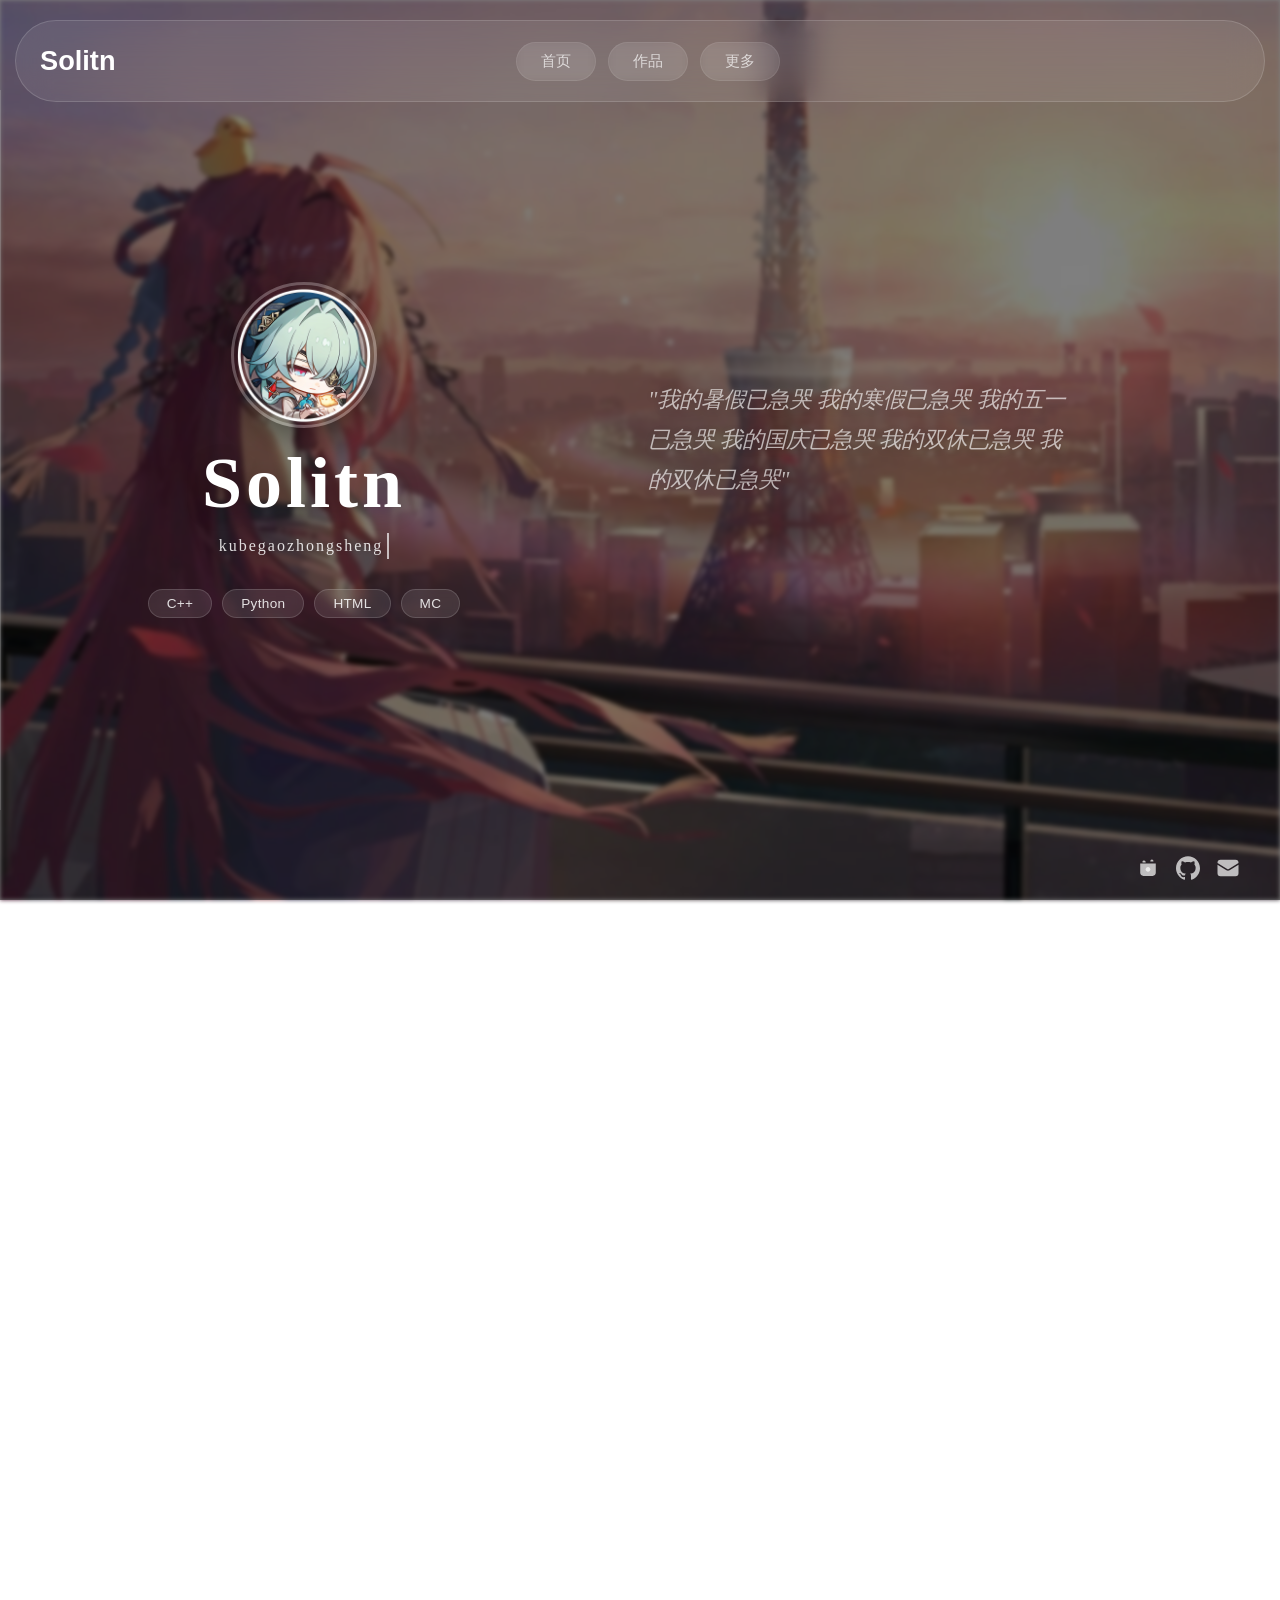
<file: index.html>
<!DOCTYPE html>
<html lang="en">
<head>
    <meta charset="UTF-8">
    <meta name="viewport" content="width=device-width, initial-scale=1.0">
    <title>My Web Page</title>
    <script src="static/js/main.js" defer></script> <!-- Link to external JS file -->
    <script src="static/js/page2.js" defer></script> <!-- Link to external JS file -->
    <script src="static/js/page3.js" defer></script> <!-- Link to external JS file -->
    <link rel="stylesheet" href="static/styles/style.css"> <!-- Link to external CSS file -->
    <link rel="stylesheet" href="static/styles/style2.css"> <!-- Link to external CSS file -->
    <link rel="stylesheet" href="static/styles/style3.css">
</head>
<body>
    <div id="bg">
        <div id="bg_image"></div>
        <div id="bg_overlay"></div>
    </div>
    <div id="header">
        <div id="header_name">Solitn</div>
        <nav id="navBar">
            <button class="nav-btn" onclick="showPage('page1')">首页</button>
            <button class="nav-btn" onclick="showPage('page2')">作品</button>
            <button class="nav-btn" onclick="showPage('page3')">更多</button>
        </nav>
        <div class="header-spacer"></div> 
    </div>
    <div id="content">
        <div id="page1" class="page">
            <div id="page1_container">
                <!-- 左栏 -->
                <div id="page1_left">
                    <img id="page1_avatar" src="static/media/avatar/avatar.webp" alt="头像">
                    <h2 id="page1_big_name">Solitn</h2>
                    <p id="page1_bio"></p>
                    <div id="page1_skills">
                        <span class="skill-tag">C++</span>
                        <span class="skill-tag">Python</span>
                        <span class="skill-tag">HTML</span>
                        <span class="skill-tag">MC</span>
                    </div>
                </div>
                <!-- 右栏 -->
                <div id="page1_right">
                    <p id="page1_quote">"我的暑假已急哭 我的寒假已急哭 我的五一已急哭 我的国庆已急哭 我的双休已急哭 我的双休已急哭"</p>
                </div>
                    <div id="page1_social">
                        <a href="https://space.bilibili.com/3632299019077665" target="_blank" rel="noopener noreferrer" class="social-link" aria-label="B站">
                            <svg class="social-icon" viewBox="0 0 24 24" width="24" height="24" fill="currentColor">
                                <path d="M6.549 5.013A1.557 1.557 0 0 1 8.106 4.52a1.557 1.557 0 0 1 1.557 1.557v.493h-3.114v-.493zm7.788 0a1.557 1.557 0 0 1 1.557-1.557 1.557 1.557 0 0 1 1.557 1.557v.493h-3.114v-.493zM4.22 7.528h15.56v9.334c0 1.72-1.394 3.114-3.114 3.114H7.334c-1.72 0-3.114-1.394-3.114-3.114V7.528z"/>
                                <path d="M12 11.015c-1.287 0-2.332 1.045-2.332 2.332 0 1.287 1.045 2.332 2.332 2.332s2.332-1.045 2.332-2.332c0-1.287-1.045-2.332-2.332-2.332z"/>
                            </svg>
                        </a>
                        <a href="https://github.com/Solitn" target="_blank" rel="noopener noreferrer" class="social-link" aria-label="GitHub">
                            <svg class="social-icon" viewBox="0 0 24 24" width="24" height="24" fill="currentColor">
                                <path d="M12 .297c-6.63 0-12 5.373-12 12 0 5.303 3.438 9.8 8.205 11.385.6.113.82-.258.82-.577 0-.285-.01-1.04-.015-2.04-3.338.724-4.042-1.61-4.042-1.61C4.422 18.07 3.633 17.7 3.633 17.7c-1.087-.744.084-.729.084-.729 1.205.084 1.838 1.236 1.838 1.236 1.07 1.835 2.809 1.305 3.495.998.108-.776.417-1.305.76-1.605-2.665-.3-5.466-1.332-5.466-5.93 0-1.31.468-2.38 1.235-3.22-.123-.3-.535-1.52.117-3.16 0 0 1.008-.322 3.3 1.23.96-.267 1.98-.399 3-.399s2.04.132 3 .399c2.292-1.552 3.3-1.23 3.3-1.23.653 1.64.24 2.86.118 3.16.768.84 1.233 1.91 1.233 3.22 0 4.61-2.804 5.62-5.476 5.92.43.37.824 1.102.824 2.22 0 1.602-.015 2.894-.015 3.287 0 .322.216.694.825.57C20.565 22.092 24 17.592 24 12.297c0-6.627-5.373-12-12-12"/>
                            </svg>
                        </a>
                        <a href="https://mail.163.com/?to=solitn@163.com" target="_blank" rel="noopener noreferrer" class="social-link" aria-label="邮箱">
                            <svg class="social-icon" viewBox="0 0 24 24" width="24" height="24" fill="currentColor">
                                <path d="M1.5 8.67v8.58a3 3 0 0 0 3 3h15a3 3 0 0 0 3-3V8.67l-8.928 5.493a3 3 0 0 1-3.144 0L1.5 8.67z"/>
                                <path d="M22.5 6.908V6.75a3 3 0 0 0-3-3h-15a3 3 0 0 0-3 3v.158l9.714 5.978a1.5 1.5 0 0 0 1.572 0L22.5 6.908z"/>
                            </svg>
                        </a>
                    </div>
            </div>
        </div>
    <div id="page2" class="page">
        <div id="page2_container">
            <div id="page2-works-wrapper">
                <div id="page2-works-scroll">
                    <div id="page2-works"></div>
                </div>
            </div>
        </div>
    </div>
        <div id="page3" class="page">
            <div id="page3_container">
                <div id="countdown-widget">
                    <h2>  距2028河南高考结束  </h2>
                    <div id="countdown-display">
                        <div class="countdown-item">
                            <span id="days">00</span>
                            <label>天</label>
                        </div>
                        <div class="countdown-item">
                            <span id="hours">00</span>
                            <label>时</label>
                        </div>
                        <div class="countdown-item">
                            <span id="minutes">00</span>
                            <label>分</label>
                        </div>
                        <div class="countdown-item">
                            <span id="seconds">00</span>
                            <label>秒</label>
                        </div>
                    </div>
                    <p class="countdown-note">目标：2028.6.9 18:15</p>
                </div>
                <div id="timeline-row">
                    <div id="timeline-module">
                        <h2>我的历程</h2>
                        <div id="timeline-container"></div>
                    </div>
                    <div id="timeline-right">
                        
                    </div>
                </div>
            </div>
        </div>
    </div>
</body>
</html>
</file>
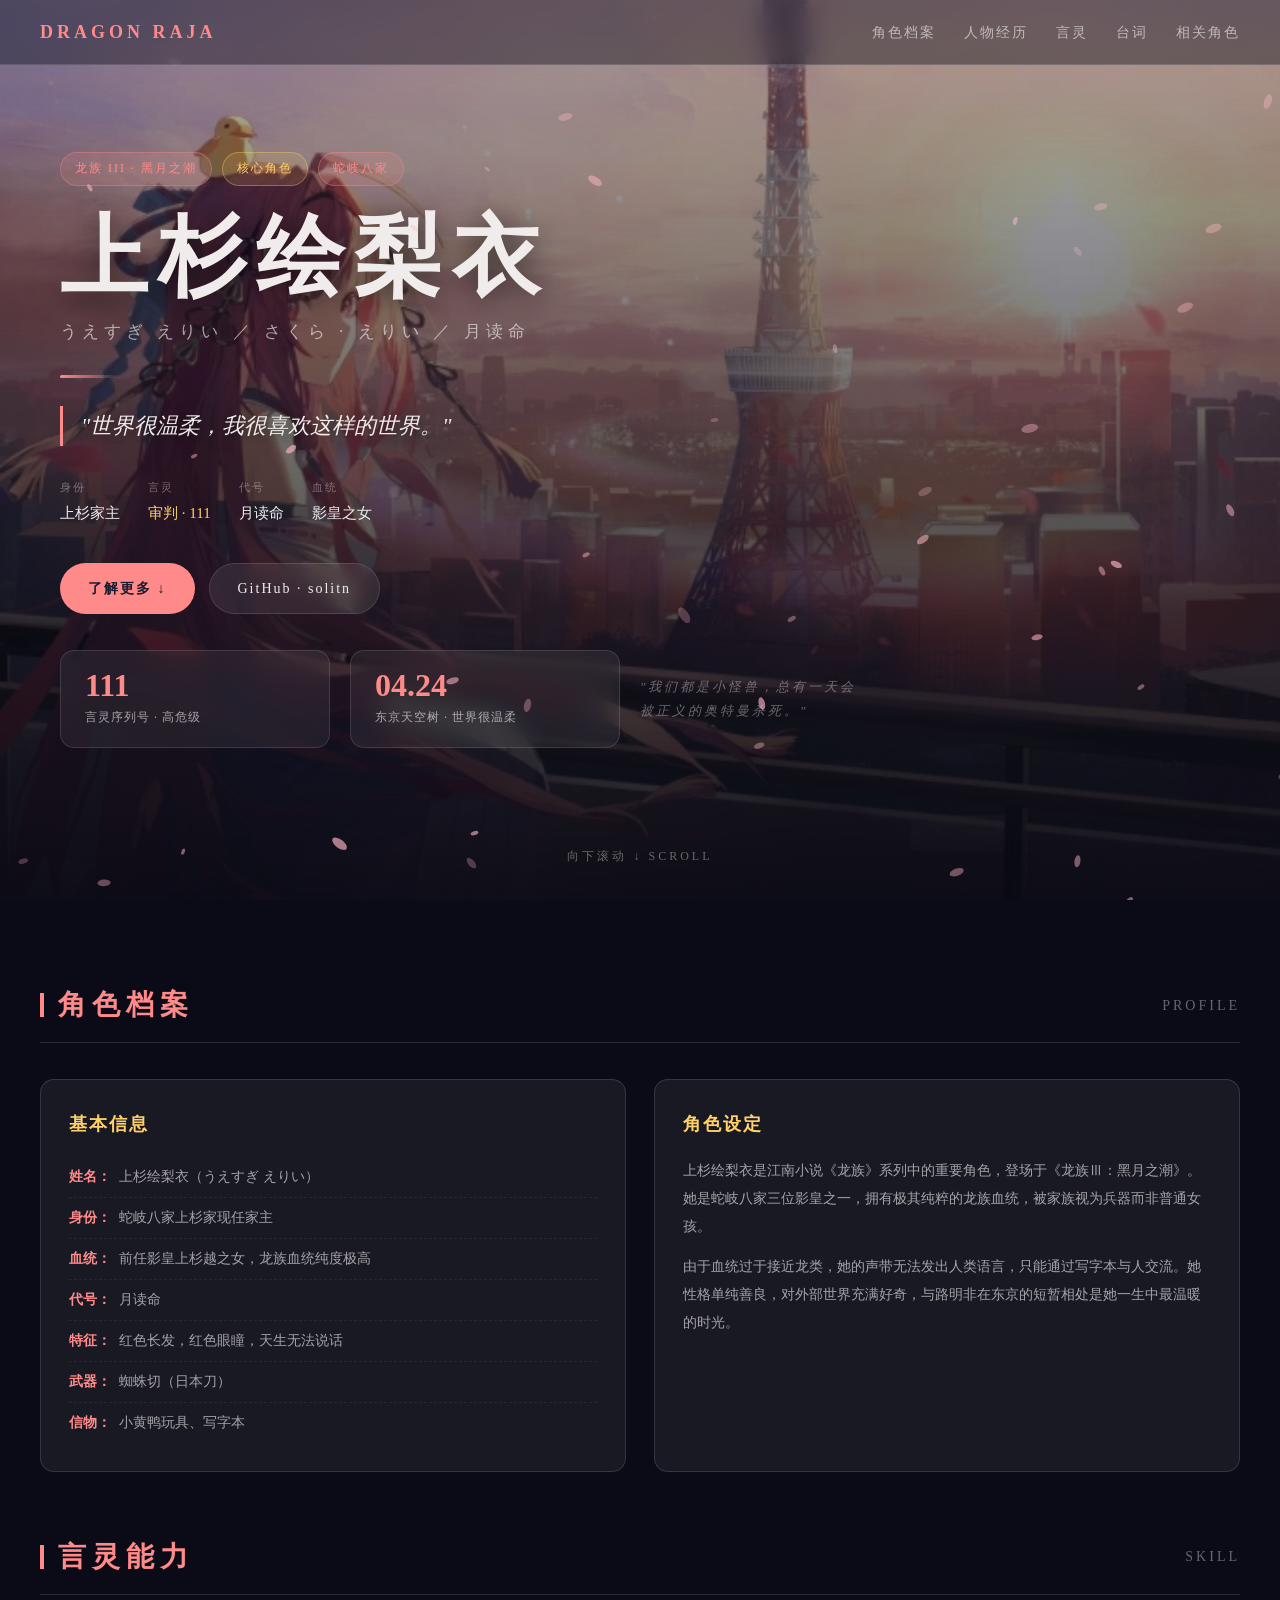
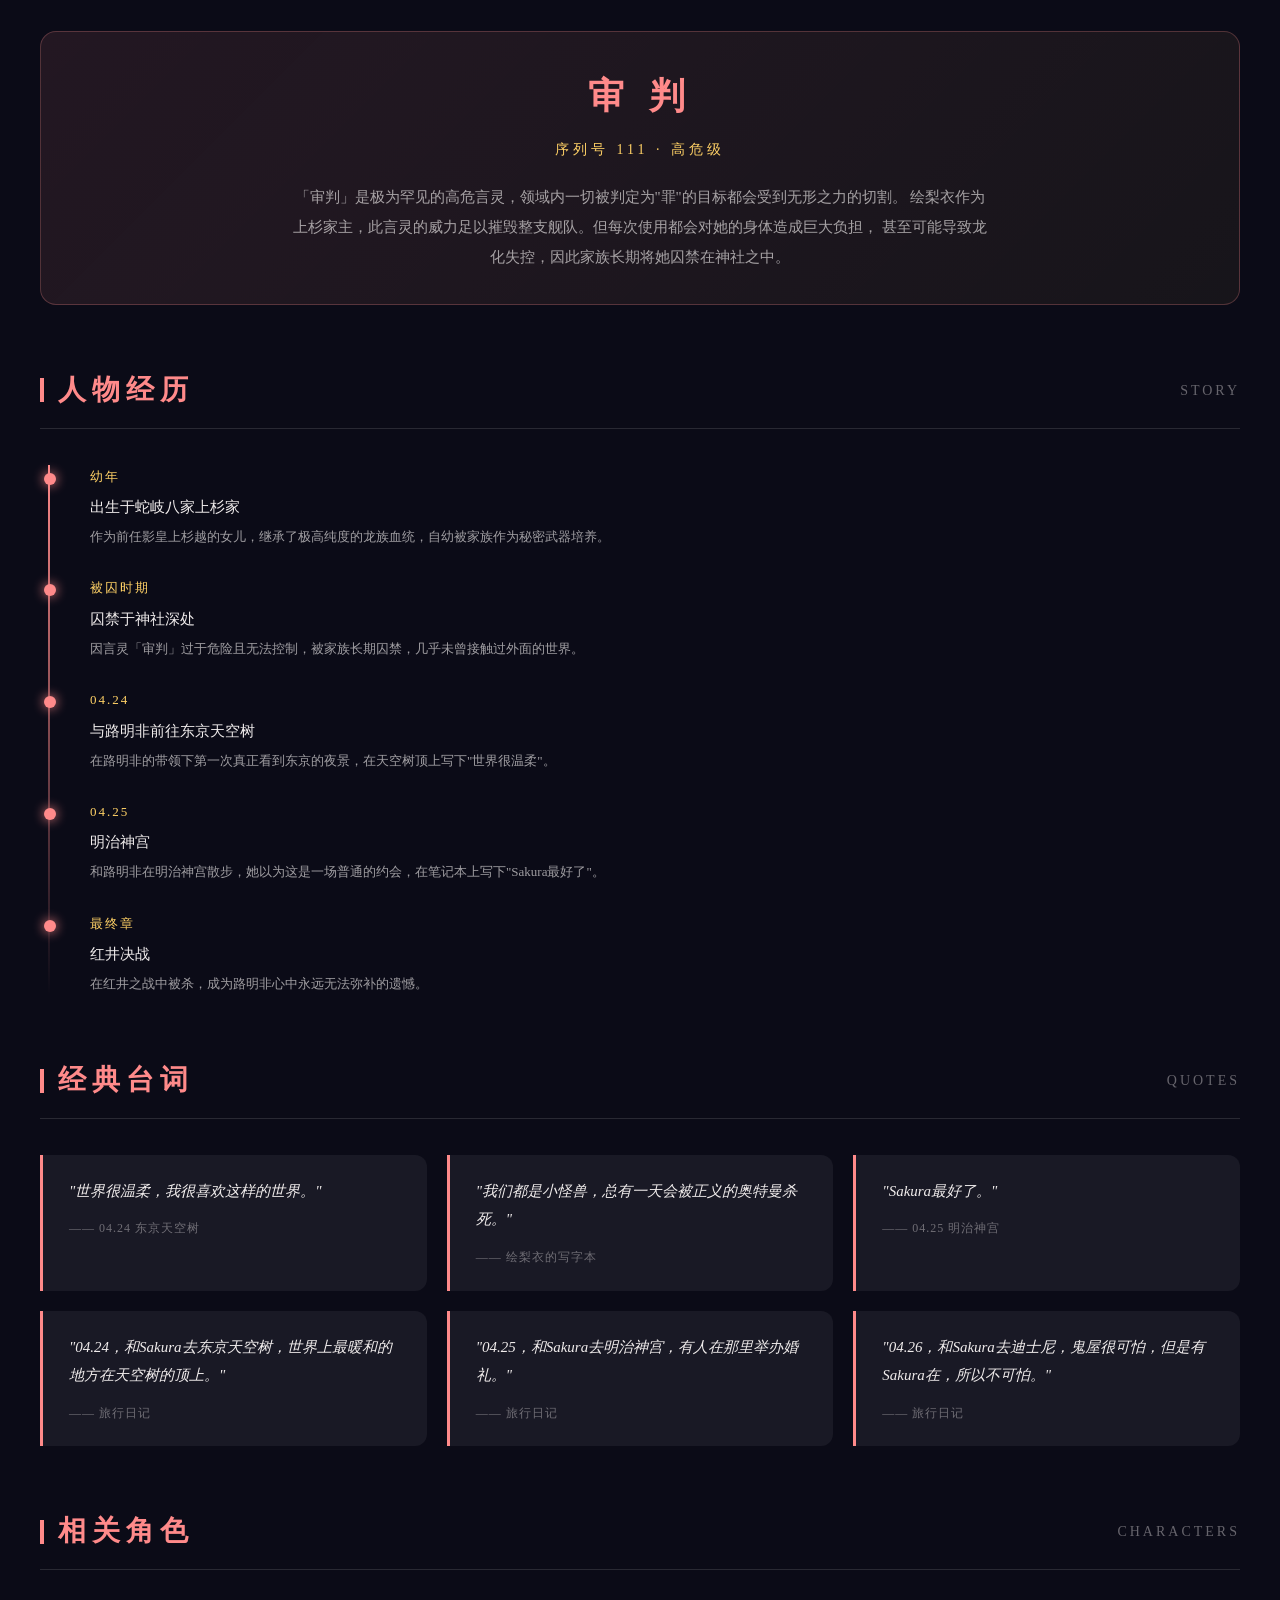
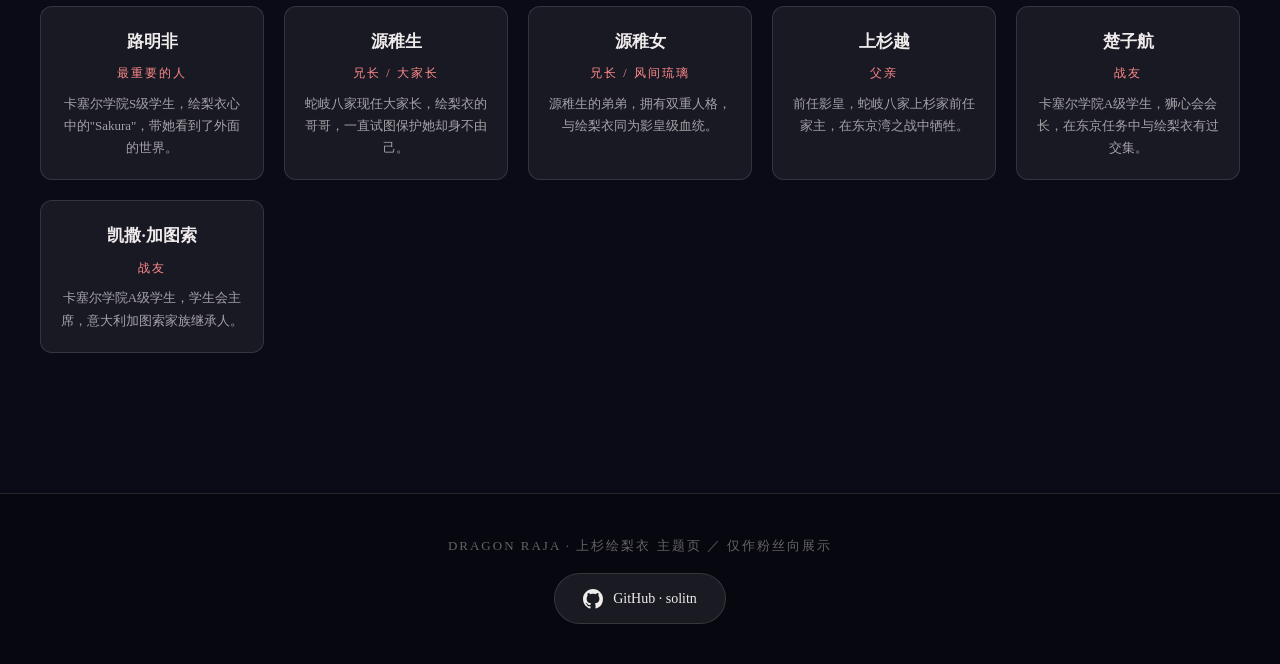
<file: erii/index.html>
<!DOCTYPE html>
<html lang="zh-CN">
<head>
    <meta charset="UTF-8">
    <meta name="viewport" content="width=device-width, initial-scale=1.0">
    <title>龙族 · 上杉绘梨衣</title>
    <style>
        /* ===== 全局重置与变量 ===== */
        :root {
            --primary: #ff8a8a;
            --accent: #ffd166;
            --bg-dark: rgba(12, 12, 24, 0.92);
            --bg-card: rgba(255, 255, 255, 0.06);
            --border: rgba(255, 255, 255, 0.12);
            --text: #f0ecec;
            --text-dim: rgba(240, 236, 236, 0.65);
            --text-faint: rgba(240, 236, 236, 0.4);
        }

        * { margin: 0; padding: 0; box-sizing: border-box; }

        html { scroll-behavior: smooth; }

        body {
            font-family: "Noto Serif SC", "Songti SC", "STSong", serif;
            color: var(--text);
            background: #0a0a14;
            line-height: 1.8;
        }

        /* ===== 固定壁纸背景层 ===== */
        .bg-fixed {
            position: fixed;
            inset: 0;
            background-image: url('bg.jpg');
            background-size: cover;
            background-position: center top;
            background-repeat: no-repeat;
            z-index: -2;
        }
        .bg-mask {
            position: fixed;
            inset: 0;
            background: linear-gradient(
                to bottom,
                rgba(10, 10, 20, 0.3) 0%,
                rgba(10, 10, 20, 0.6) 50%,
                rgba(10, 10, 20, 0.95) 100%
            );
            z-index: -1;
        }

        /* ===== 顶部导航 ===== */
        nav {
            position: fixed;
            top: 0; left: 0; right: 0;
            z-index: 100;
            display: flex;
            justify-content: space-between;
            align-items: center;
            padding: 16px 40px;
            background: rgba(10, 10, 20, 0.4);
            backdrop-filter: blur(12px);
            -webkit-backdrop-filter: blur(12px);
            border-bottom: 1px solid var(--border);
        }
        nav .logo {
            font-size: 18px;
            font-weight: bold;
            letter-spacing: 4px;
            color: var(--primary);
        }
        nav .nav-links {
            display: flex;
            gap: 28px;
            list-style: none;
        }
        nav .nav-links a {
            color: var(--text-dim);
            text-decoration: none;
            font-size: 14px;
            letter-spacing: 2px;
            transition: color 0.3s;
        }
        nav .nav-links a:hover { color: var(--primary); }

        /* ===== Hero 首屏 ===== */
        .hero {
            height: 100vh;
            display: flex;
            flex-direction: column;
            justify-content: center;
            padding: 0 60px;
            position: relative;
            gap: 0;
        }
        .hero-left {
            width: 100%;
            max-width: 800px;
        }
        .hero-right {
            width: 100%;
            max-width: 800px;
            display: flex;
            flex-direction: row;
            align-items: center;
            gap: 20px;
            margin-top: 36px;
        }
        /* 顶部标签 */
        .hero-tags {
            display: flex;
            gap: 10px;
            margin-bottom: 24px;
            flex-wrap: wrap;
        }
        .hero-tag {
            padding: 5px 14px;
            background: rgba(255, 138, 138, 0.15);
            border: 1px solid rgba(255, 138, 138, 0.35);
            border-radius: 20px;
            font-size: 12px;
            color: var(--primary);
            letter-spacing: 2px;
        }
        .hero-tag.gold {
            background: rgba(255, 209, 102, 0.12);
            border-color: rgba(255, 209, 102, 0.35);
            color: var(--accent);
        }
        .hero h1 {
            font-size: clamp(48px, 7vw, 88px);
            font-weight: bold;
            letter-spacing: 10px;
            line-height: 1.1;
            text-shadow: 0 4px 30px rgba(0,0,0,0.6);
            margin-bottom: 10px;
        }
        .hero .subtitle {
            font-size: clamp(13px, 1.6vw, 17px);
            color: var(--text-dim);
            letter-spacing: 5px;
            margin-bottom: 28px;
        }
        .hero-divider {
            width: 60px;
            height: 3px;
            background: linear-gradient(to right, var(--primary), transparent);
            margin-bottom: 28px;
            border-radius: 2px;
        }
        .hero .quote-main {
            font-size: clamp(16px, 2vw, 22px);
            color: var(--text);
            font-style: italic;
            border-left: 3px solid var(--primary);
            padding-left: 18px;
            text-shadow: 0 2px 15px rgba(0,0,0,0.5);
            margin-bottom: 32px;
            line-height: 1.8;
        }
        /* 信息标签组 */
        .hero-info {
            display: flex;
            flex-wrap: wrap;
            gap: 16px 28px;
            margin-bottom: 36px;
        }
        .hero-info-item {
            display: flex;
            flex-direction: column;
            gap: 2px;
        }
        .hero-info-item .info-label {
            font-size: 11px;
            color: var(--text-faint);
            letter-spacing: 2px;
        }
        .hero-info-item .info-value {
            font-size: 15px;
            color: var(--text);
            font-weight: 500;
        }
        .hero-info-item .info-value.highlight {
            color: var(--accent);
        }
        /* 按钮组 */
        .hero-buttons {
            display: flex;
            gap: 14px;
            flex-wrap: wrap;
        }
        .hero-btn {
            display: inline-flex;
            align-items: center;
            gap: 8px;
            padding: 12px 28px;
            border-radius: 50px;
            font-size: 14px;
            letter-spacing: 2px;
            text-decoration: none;
            transition: all 0.3s;
            cursor: pointer;
            border: none;
        }
        .hero-btn.primary {
            background: var(--primary);
            color: #1a1a2e;
            font-weight: bold;
        }
        .hero-btn.primary:hover {
            background: #ff9e9e;
            transform: translateY(-2px);
            box-shadow: 0 6px 20px rgba(255, 138, 138, 0.4);
        }
        .hero-btn.ghost {
            background: rgba(255,255,255,0.08);
            color: var(--text);
            border: 1px solid var(--border);
            backdrop-filter: blur(8px);
        }
        .hero-btn.ghost:hover {
            background: rgba(255,255,255,0.15);
            border-color: var(--primary);
        }
        /* 下方数据卡 */
        .hero-stat-card {
            background: rgba(255,255,255,0.06);
            backdrop-filter: blur(12px);
            -webkit-backdrop-filter: blur(12px);
            border: 1px solid var(--border);
            border-radius: 14px;
            padding: 18px 24px;
            flex: 1;
            min-width: 160px;
            text-align: left;
        }
        .hero-stat-card .stat-num {
            font-size: 32px;
            font-weight: bold;
            color: var(--primary);
            line-height: 1;
            margin-bottom: 6px;
        }
        .hero-stat-card .stat-label {
            font-size: 12px;
            color: var(--text-dim);
            letter-spacing: 1px;
        }
        .hero-vertical-text {
            font-size: 13px;
            color: var(--text-faint);
            letter-spacing: 3px;
            line-height: 1.8;
            font-style: italic;
            flex: 1;
            min-width: 200px;
        }
        .hero .scroll-hint {
            position: absolute;
            bottom: 32px;
            left: 50%;
            transform: translateX(-50%);
            color: var(--text-faint);
            font-size: 12px;
            letter-spacing: 3px;
            animation: bounce 2s infinite;
        }
        @keyframes bounce {
            0%, 100% { transform: translateX(-50%) translateY(0); }
            50% { transform: translateX(-50%) translateY(8px); }
        }

        /* ===== 内容容器 ===== */
        .content-wrap {
            background: var(--bg-dark);
            padding: 80px 40px;
            backdrop-filter: blur(8px);
        }
        .container {
            max-width: 1400px;
            margin: 0 auto;
        }

        /* ===== 区块标题 ===== */
        .section-title {
            font-size: 28px;
            font-weight: bold;
            color: var(--primary);
            letter-spacing: 6px;
            margin-bottom: 36px;
            padding-bottom: 12px;
            border-bottom: 1px solid var(--border);
            display: flex;
            align-items: center;
            gap: 14px;
        }
        .section-title::before {
            content: '';
            display: inline-block;
            width: 4px;
            height: 24px;
            background: var(--primary);
        }
        .section-title .en {
            font-size: 14px;
            color: var(--text-faint);
            letter-spacing: 3px;
            font-weight: normal;
            margin-left: auto;
        }

        /* ===== 网格布局 ===== */
        .grid-2 {
            display: grid;
            grid-template-columns: 1fr 1fr;
            gap: 28px;
            margin-bottom: 60px;
        }
        .grid-3 {
            display: grid;
            grid-template-columns: repeat(3, 1fr);
            gap: 24px;
            margin-bottom: 60px;
        }

        /* ===== 卡片 ===== */
        .card {
            background: var(--bg-card);
            border: 1px solid var(--border);
            border-radius: 14px;
            padding: 28px;
            transition: transform 0.3s, border-color 0.3s;
        }
        .card:hover {
            transform: translateY(-4px);
            border-color: rgba(255, 138, 138, 0.4);
        }
        .card h3 {
            font-size: 18px;
            color: var(--accent);
            margin-bottom: 16px;
            letter-spacing: 2px;
        }
        .card p, .card li {
            font-size: 14px;
            color: var(--text-dim);
            line-height: 2;
        }
        .card ul { list-style: none; }
        .card ul li {
            padding: 6px 0;
            border-bottom: 1px dashed rgba(255,255,255,0.06);
        }
        .card ul li:last-child { border-bottom: none; }
        .card .label {
            color: var(--primary);
            margin-right: 8px;
            font-weight: bold;
        }

        /* ===== 时间线 ===== */
        .timeline {
            position: relative;
            padding-left: 30px;
            margin-bottom: 60px;
        }
        .timeline::before {
            content: '';
            position: absolute;
            left: 8px;
            top: 0;
            bottom: 0;
            width: 2px;
            background: linear-gradient(to bottom, var(--primary), transparent);
        }
        .timeline-item {
            position: relative;
            margin-bottom: 28px;
            padding-left: 20px;
        }
        .timeline-item::before {
            content: '';
            position: absolute;
            left: -26px;
            top: 8px;
            width: 12px;
            height: 12px;
            border-radius: 50%;
            background: var(--primary);
            box-shadow: 0 0 12px var(--primary);
        }
        .timeline-item .date {
            font-size: 13px;
            color: var(--accent);
            letter-spacing: 2px;
            margin-bottom: 6px;
        }
        .timeline-item .event {
            font-size: 15px;
            color: var(--text);
        }
        .timeline-item .detail {
            font-size: 13px;
            color: var(--text-dim);
            margin-top: 4px;
        }

        /* ===== 台词集 ===== */
        .quotes-grid {
            display: grid;
            grid-template-columns: repeat(auto-fit, minmax(320px, 1fr));
            gap: 20px;
            margin-bottom: 60px;
        }
        .quote-card {
            background: var(--bg-card);
            border-left: 3px solid var(--primary);
            border-radius: 0 12px 12px 0;
            padding: 22px 26px;
            font-style: italic;
            color: var(--text);
            font-size: 15px;
            line-height: 1.9;
            position: relative;
        }
        .quote-card .source {
            display: block;
            margin-top: 12px;
            font-size: 12px;
            color: var(--text-faint);
            font-style: normal;
            letter-spacing: 1px;
        }

        /* ===== 言灵能力卡 ===== */
        .skill-card {
            background: linear-gradient(135deg, rgba(255,138,138,0.1), rgba(255,209,102,0.05));
            border: 1px solid rgba(255,138,138,0.25);
            border-radius: 16px;
            padding: 32px;
            text-align: center;
            margin-bottom: 60px;
        }
        .skill-card .skill-name {
            font-size: 36px;
            font-weight: bold;
            color: var(--primary);
            letter-spacing: 8px;
            margin-bottom: 8px;
        }
        .skill-card .skill-no {
            font-size: 14px;
            color: var(--accent);
            letter-spacing: 4px;
            margin-bottom: 20px;
        }
        .skill-card .skill-desc {
            font-size: 15px;
            color: var(--text-dim);
            max-width: 700px;
            margin: 0 auto;
            line-height: 2;
        }

        /* ===== 相关角色 ===== */
        .chars-grid {
            display: grid;
            grid-template-columns: repeat(auto-fit, minmax(200px, 1fr));
            gap: 20px;
            margin-bottom: 60px;
        }
        .char-item {
            background: var(--bg-card);
            border: 1px solid var(--border);
            border-radius: 12px;
            padding: 20px;
            text-align: center;
            transition: transform 0.3s;
        }
        .char-item:hover { transform: translateY(-3px); }
        .char-item .char-name {
            font-size: 17px;
            color: var(--text);
            font-weight: bold;
            margin-bottom: 6px;
        }
        .char-item .char-relation {
            font-size: 12px;
            color: var(--primary);
            letter-spacing: 2px;
            margin-bottom: 8px;
        }
        .char-item .char-desc {
            font-size: 13px;
            color: var(--text-dim);
            line-height: 1.7;
        }

        /* ===== 页脚 ===== */
        footer {
            background: rgba(8, 8, 16, 0.95);
            padding: 40px;
            text-align: center;
            border-top: 1px solid var(--border);
        }
        footer .footer-text {
            color: var(--text-faint);
            font-size: 13px;
            letter-spacing: 2px;
            margin-bottom: 16px;
        }
        footer .github-link {
            display: inline-flex;
            align-items: center;
            gap: 10px;
            padding: 12px 28px;
            background: rgba(255,255,255,0.08);
            border: 1px solid var(--border);
            border-radius: 50px;
            color: var(--text);
            text-decoration: none;
            font-size: 14px;
            transition: all 0.3s;
        }
        footer .github-link:hover {
            background: rgba(255,138,138,0.15);
            border-color: var(--primary);
        }
        footer .github-link svg { width: 20px; height: 20px; fill: var(--text); }

        /* ===== 樱花 Canvas ===== */
        #sakura {
            position: fixed;
            inset: 0;
            z-index: 1;
            pointer-events: none;
        }

        /* ============================================
           响应式：平板 (769px - 1024px)
           ============================================ */
        @media (max-width: 1024px) {
            nav { padding: 14px 24px; }
            nav .nav-links { gap: 18px; }
            .hero { padding: 0 32px; }
            .hero-right { gap: 16px; margin-top: 28px; }
            .hero-stat-card .stat-num { font-size: 26px; }
            .content-wrap { padding: 60px 24px; }
            .grid-2 { grid-template-columns: 1fr; gap: 20px; }
            .grid-3 { grid-template-columns: 1fr 1fr; gap: 20px; }
            .section-title { font-size: 24px; }
        }

        /* ============================================
           响应式：手机 (<= 768px)
           ============================================ */
        @media (max-width: 768px) {
            nav { padding: 12px 16px; }
            nav .nav-links { display: none; } /* 手机端隐藏导航链接 */
            nav .logo { font-size: 15px; letter-spacing: 2px; }

            .hero {
                padding: 0 20px;
                text-align: center;
                align-items: center;
                flex-direction: column;
                justify-content: center;
            }
            .hero-left { max-width: 100%; }
            .hero-right {
                display: flex;
                flex-direction: column;
                gap: 12px;
                margin-top: 24px;
            }
            .hero-stat-card { text-align: center; }
            .hero-vertical-text { text-align: center; min-width: auto; }
            .hero-tags { justify-content: center; }
            .hero h1 {
                letter-spacing: 6px;
                font-size: 42px;
            }
            .hero .subtitle { letter-spacing: 3px; font-size: 13px; }
            .hero-divider { margin: 0 auto 24px; }
            .hero .quote-main {
                font-size: 15px;
                border-left: none;
                border-top: 2px solid var(--primary);
                padding-left: 0;
                padding-top: 16px;
                text-align: center;
            }
            .hero-info { justify-content: center; gap: 14px 20px; }
            .hero-info-item { align-items: center; }
            .hero-buttons { justify-content: center; }

            .content-wrap { padding: 48px 16px; }
            .grid-2, .grid-3 {
                grid-template-columns: 1fr;
                gap: 16px;
            }
            .card { padding: 20px; }
            .section-title {
                font-size: 20px;
                letter-spacing: 3px;
                margin-bottom: 24px;
            }
            .section-title .en { display: none; }

            .timeline { padding-left: 24px; }
            .timeline-item { padding-left: 14px; }
            .timeline-item::before { left: -20px; width: 10px; height: 10px; }

            .quotes-grid { grid-template-columns: 1fr; gap: 14px; }
            .quote-card { padding: 18px 20px; font-size: 14px; }

            .skill-card { padding: 24px 18px; }
            .skill-card .skill-name { font-size: 26px; letter-spacing: 4px; }

            .chars-grid { grid-template-columns: 1fr 1fr; gap: 14px; }

            footer { padding: 32px 16px; }
        }

        /* ===== 超宽屏优化 (>1600px) ===== */
        @media (min-width: 1600px) {
            .hero { padding: 0 100px; }
            .content-wrap { padding: 100px 60px; }
            .container { max-width: 1600px; }
            .card p, .card li { font-size: 15px; }
        }
    </style>
</head>
<body>
    <!-- 固定背景 -->
    <div class="bg-fixed"></div>
    <div class="bg-mask"></div>
    <canvas id="sakura"></canvas>

    <!-- 顶部导航 -->
    <nav>
        <div class="logo">DRAGON RAJA</div>
        <ul class="nav-links">
            <li><a href="#profile">角色档案</a></li>
            <li><a href="#story">人物经历</a></li>
            <li><a href="#skill">言灵</a></li>
            <li><a href="#quotes">台词</a></li>
            <li><a href="#chars">相关角色</a></li>
        </ul>
    </nav>

    <!-- Hero 首屏 -->
    <section class="hero">
        <div class="hero-left">
            <div class="hero-tags">
                <span class="hero-tag">龙族 III · 黑月之潮</span>
                <span class="hero-tag gold">核心角色</span>
                <span class="hero-tag">蛇岐八家</span>
            </div>
            <h1>上杉绘梨衣</h1>
            <div class="subtitle">うえすぎ えりい ／ さくら · えりい ／ 月读命</div>
            <div class="hero-divider"></div>
            <div class="quote-main">"世界很温柔，我很喜欢这样的世界。"</div>
            <div class="hero-info">
                <div class="hero-info-item">
                    <span class="info-label">身份</span>
                    <span class="info-value">上杉家主</span>
                </div>
                <div class="hero-info-item">
                    <span class="info-label">言灵</span>
                    <span class="info-value highlight">审判 · 111</span>
                </div>
                <div class="hero-info-item">
                    <span class="info-label">代号</span>
                    <span class="info-value">月读命</span>
                </div>
                <div class="hero-info-item">
                    <span class="info-label">血统</span>
                    <span class="info-value">影皇之女</span>
                </div>
            </div>
            <div class="hero-buttons">
                <a href="#profile" class="hero-btn primary">了解更多 ↓</a>
                <a href="https://github.com/solitn" target="_blank" class="hero-btn ghost">GitHub · solitn</a>
            </div>
        </div>
        <div class="hero-right">
            <div class="hero-stat-card">
                <div class="stat-num">111</div>
                <div class="stat-label">言灵序列号 · 高危级</div>
            </div>
            <div class="hero-stat-card">
                <div class="stat-num">04.24</div>
                <div class="stat-label">东京天空树 · 世界很温柔</div>
            </div>
            <div class="hero-vertical-text">
                "我们都是小怪兽，总有一天会被正义的奥特曼杀死。"
            </div>
        </div>
        <div class="scroll-hint">向下滚动 ↓ SCROLL</div>
    </section>

    <!-- 内容区 -->
    <div class="content-wrap">
        <div class="container">

            <!-- 角色档案 -->
            <h2 class="section-title" id="profile">角色档案 <span class="en">PROFILE</span></h2>
            <div class="grid-2">
                <div class="card">
                    <h3>基本信息</h3>
                    <ul>
                        <li><span class="label">姓名：</span>上杉绘梨衣（うえすぎ えりい）</li>
                        <li><span class="label">身份：</span>蛇岐八家上杉家现任家主</li>
                        <li><span class="label">血统：</span>前任影皇上杉越之女，龙族血统纯度极高</li>
                        <li><span class="label">代号：</span>月读命</li>
                        <li><span class="label">特征：</span>红色长发，红色眼瞳，天生无法说话</li>
                        <li><span class="label">武器：</span>蜘蛛切（日本刀）</li>
                        <li><span class="label">信物：</span>小黄鸭玩具、写字本</li>
                    </ul>
                </div>
                <div class="card">
                    <h3>角色设定</h3>
                    <p>上杉绘梨衣是江南小说《龙族》系列中的重要角色，登场于《龙族Ⅲ：黑月之潮》。她是蛇岐八家三位影皇之一，拥有极其纯粹的龙族血统，被家族视为兵器而非普通女孩。</p>
                    <p style="margin-top:12px;">由于血统过于接近龙类，她的声带无法发出人类语言，只能通过写字本与人交流。她性格单纯善良，对外部世界充满好奇，与路明非在东京的短暂相处是她一生中最温暖的时光。</p>
                </div>
            </div>

            <!-- 言灵能力 -->
            <h2 class="section-title" id="skill">言灵能力 <span class="en">SKILL</span></h2>
            <div class="skill-card">
                <div class="skill-name">审 判</div>
                <div class="skill-no">序列号 111 · 高危级</div>
                <p class="skill-desc">
                    「审判」是极为罕见的高危言灵，领域内一切被判定为"罪"的目标都会受到无形之力的切割。
                    绘梨衣作为上杉家主，此言灵的威力足以摧毁整支舰队。但每次使用都会对她的身体造成巨大负担，
                    甚至可能导致龙化失控，因此家族长期将她囚禁在神社之中。
                </p>
            </div>

            <!-- 人物经历时间线 -->
            <h2 class="section-title" id="story">人物经历 <span class="en">STORY</span></h2>
            <div class="timeline">
                <div class="timeline-item">
                    <div class="date">幼年</div>
                    <div class="event">出生于蛇岐八家上杉家</div>
                    <div class="detail">作为前任影皇上杉越的女儿，继承了极高纯度的龙族血统，自幼被家族作为秘密武器培养。</div>
                </div>
                <div class="timeline-item">
                    <div class="date">被囚时期</div>
                    <div class="event">囚禁于神社深处</div>
                    <div class="detail">因言灵「审判」过于危险且无法控制，被家族长期囚禁，几乎未曾接触过外面的世界。</div>
                </div>
                <div class="timeline-item">
                    <div class="date">04.24</div>
                    <div class="event">与路明非前往东京天空树</div>
                    <div class="detail">在路明非的带领下第一次真正看到东京的夜景，在天空树顶上写下"世界很温柔"。</div>
                </div>
                <div class="timeline-item">
                    <div class="date">04.25</div>
                    <div class="event">明治神宫</div>
                    <div class="detail">和路明非在明治神宫散步，她以为这是一场普通的约会，在笔记本上写下"Sakura最好了"。</div>
                </div>
                <div class="timeline-item">
                    <div class="date">最终章</div>
                    <div class="event">红井决战</div>
                    <div class="detail">在红井之战中被杀，成为路明非心中永远无法弥补的遗憾。</div>
                </div>
            </div>

            <!-- 经典台词 -->
            <h2 class="section-title" id="quotes">经典台词 <span class="en">QUOTES</span></h2>
            <div class="quotes-grid">
                <div class="quote-card">
                    "世界很温柔，我很喜欢这样的世界。"
                    <span class="source">—— 04.24 东京天空树</span>
                </div>
                <div class="quote-card">
                    "我们都是小怪兽，总有一天会被正义的奥特曼杀死。"
                    <span class="source">—— 绘梨衣的写字本</span>
                </div>
                <div class="quote-card">
                    "Sakura最好了。"
                    <span class="source">—— 04.25 明治神宫</span>
                </div>
                <div class="quote-card">
                    "04.24，和Sakura去东京天空树，世界上最暖和的地方在天空树的顶上。"
                    <span class="source">—— 旅行日记</span>
                </div>
                <div class="quote-card">
                    "04.25，和Sakura去明治神宫，有人在那里举办婚礼。"
                    <span class="source">—— 旅行日记</span>
                </div>
                <div class="quote-card">
                    "04.26，和Sakura去迪士尼，鬼屋很可怕，但是有Sakura在，所以不可怕。"
                    <span class="source">—— 旅行日记</span>
                </div>
            </div>

            <!-- 相关角色 -->
            <h2 class="section-title" id="chars">相关角色 <span class="en">CHARACTERS</span></h2>
            <div class="chars-grid">
                <div class="char-item">
                    <div class="char-name">路明非</div>
                    <div class="char-relation">最重要的人</div>
                    <div class="char-desc">卡塞尔学院S级学生，绘梨衣心中的"Sakura"，带她看到了外面的世界。</div>
                </div>
                <div class="char-item">
                    <div class="char-name">源稚生</div>
                    <div class="char-relation">兄长 / 大家长</div>
                    <div class="char-desc">蛇岐八家现任大家长，绘梨衣的哥哥，一直试图保护她却身不由己。</div>
                </div>
                <div class="char-item">
                    <div class="char-name">源稚女</div>
                    <div class="char-relation">兄长 / 风间琉璃</div>
                    <div class="char-desc">源稚生的弟弟，拥有双重人格，与绘梨衣同为影皇级血统。</div>
                </div>
                <div class="char-item">
                    <div class="char-name">上杉越</div>
                    <div class="char-relation">父亲</div>
                    <div class="char-desc">前任影皇，蛇岐八家上杉家前任家主，在东京湾之战中牺牲。</div>
                </div>
                <div class="char-item">
                    <div class="char-name">楚子航</div>
                    <div class="char-relation">战友</div>
                    <div class="char-desc">卡塞尔学院A级学生，狮心会会长，在东京任务中与绘梨衣有过交集。</div>
                </div>
                <div class="char-item">
                    <div class="char-name">凯撒·加图索</div>
                    <div class="char-relation">战友</div>
                    <div class="char-desc">卡塞尔学院A级学生，学生会主席，意大利加图索家族继承人。</div>
                </div>
            </div>

        </div>
    </div>

    <!-- 页脚 -->
    <footer>
        <div class="footer-text">DRAGON RAJA · 上杉绘梨衣 主题页 ／ 仅作粉丝向展示</div>
        <a href="https://github.com/solitn" target="_blank" class="github-link">
            <svg viewBox="0 0 24 24" xmlns="http://www.w3.org/2000/svg">
                <path d="M12 0C5.37 0 0 5.37 0 12c0 5.31 3.435 9.795 8.205 11.385.6.105.825-.255.825-.57 0-.285-.015-1.23-.015-2.235-3.015.555-3.795-.735-4.035-1.41-.135-.345-.72-1.41-1.23-1.695-.42-.225-1.02-.78-.015-.795.945-.015 1.62.87 1.845 1.23 1.08 1.815 2.805 1.305 3.495.99.105-.78.42-1.305.765-1.605-2.67-.3-5.46-1.335-5.46-5.925 0-1.305.465-2.385 1.23-3.225-.12-.3-.54-1.53.12-3.18 0 0 1.005-.315 3.3 1.23.96-.27 1.98-.405 3-.405s2.04.135 3 .405c2.295-1.56 3.3-1.23 3.3-1.23.66 1.65.24 2.88.12 3.18.765.84 1.23 1.905 1.23 3.225 0 4.605-2.805 5.625-5.475 5.925.435.375.81 1.095.81 2.22 0 1.605-.015 2.895-.015 3.3 0 .315.225.69.825.57A12.02 12.02 0 0024 12c0-6.63-5.37-12-12-12z"/>
            </svg>
            <span>GitHub · solitn</span>
        </a>
    </footer>

    <script>
        // ===== 樱花粒子动画 =====
        const canvas = document.getElementById('sakura');
        const ctx = canvas.getContext('2d');

        function resizeCanvas() {
            canvas.width = window.innerWidth;
            canvas.height = window.innerHeight;
        }
        resizeCanvas();
        window.addEventListener('resize', resizeCanvas);

        const petals = [];
        // 根据屏幕大小调整花瓣数量
        const PETAL_COUNT = window.innerWidth < 768 ? 18 :
                           window.innerWidth < 1024 ? 28 : 45;

        for (let i = 0; i < PETAL_COUNT; i++) {
            petals.push({
                x: Math.random() * canvas.width,
                y: Math.random() * canvas.height,
                size: Math.random() * 6 + 3,
                speedY: Math.random() * 1.2 + 0.4,
                speedX: Math.random() * 0.8 - 0.4,
                rotation: Math.random() * Math.PI * 2,
                rotationSpeed: (Math.random() - 0.5) * 0.03,
                opacity: Math.random() * 0.4 + 0.25
            });
        }

        function drawPetal(p) {
            ctx.save();
            ctx.translate(p.x, p.y);
            ctx.rotate(p.rotation);
            ctx.globalAlpha = p.opacity;
            ctx.fillStyle = '#ffb7c5';
            ctx.beginPath();
            ctx.ellipse(0, 0, p.size, p.size * 0.5, 0, 0, Math.PI * 2);
            ctx.fill();
            ctx.restore();
        }

        function animate() {
            ctx.clearRect(0, 0, canvas.width, canvas.height);
            petals.forEach(p => {
                p.y += p.speedY;
                p.x += p.speedX + Math.sin(p.y * 0.01) * 0.5;
                p.rotation += p.rotationSpeed;
                if (p.y > canvas.height + 10) {
                    p.y = -10;
                    p.x = Math.random() * canvas.width;
                }
                if (p.x > canvas.width + 10) p.x = -10;
                if (p.x < -10) p.x = canvas.width + 10;
                drawPetal(p);
            });
            requestAnimationFrame(animate);
        }

        const prefersReducedMotion = window.matchMedia('(prefers-reduced-motion: reduce)').matches;
        if (!prefersReducedMotion) animate();

        // ===== 导航栏滚动效果 =====
        const nav = document.querySelector('nav');
        window.addEventListener('scroll', () => {
            if (window.scrollY > 50) {
                nav.style.background = 'rgba(10, 10, 20, 0.85)';
            } else {
                nav.style.background = 'rgba(10, 10, 20, 0.4)';
            }
        });
    </script>
</body>
</html>
</file>
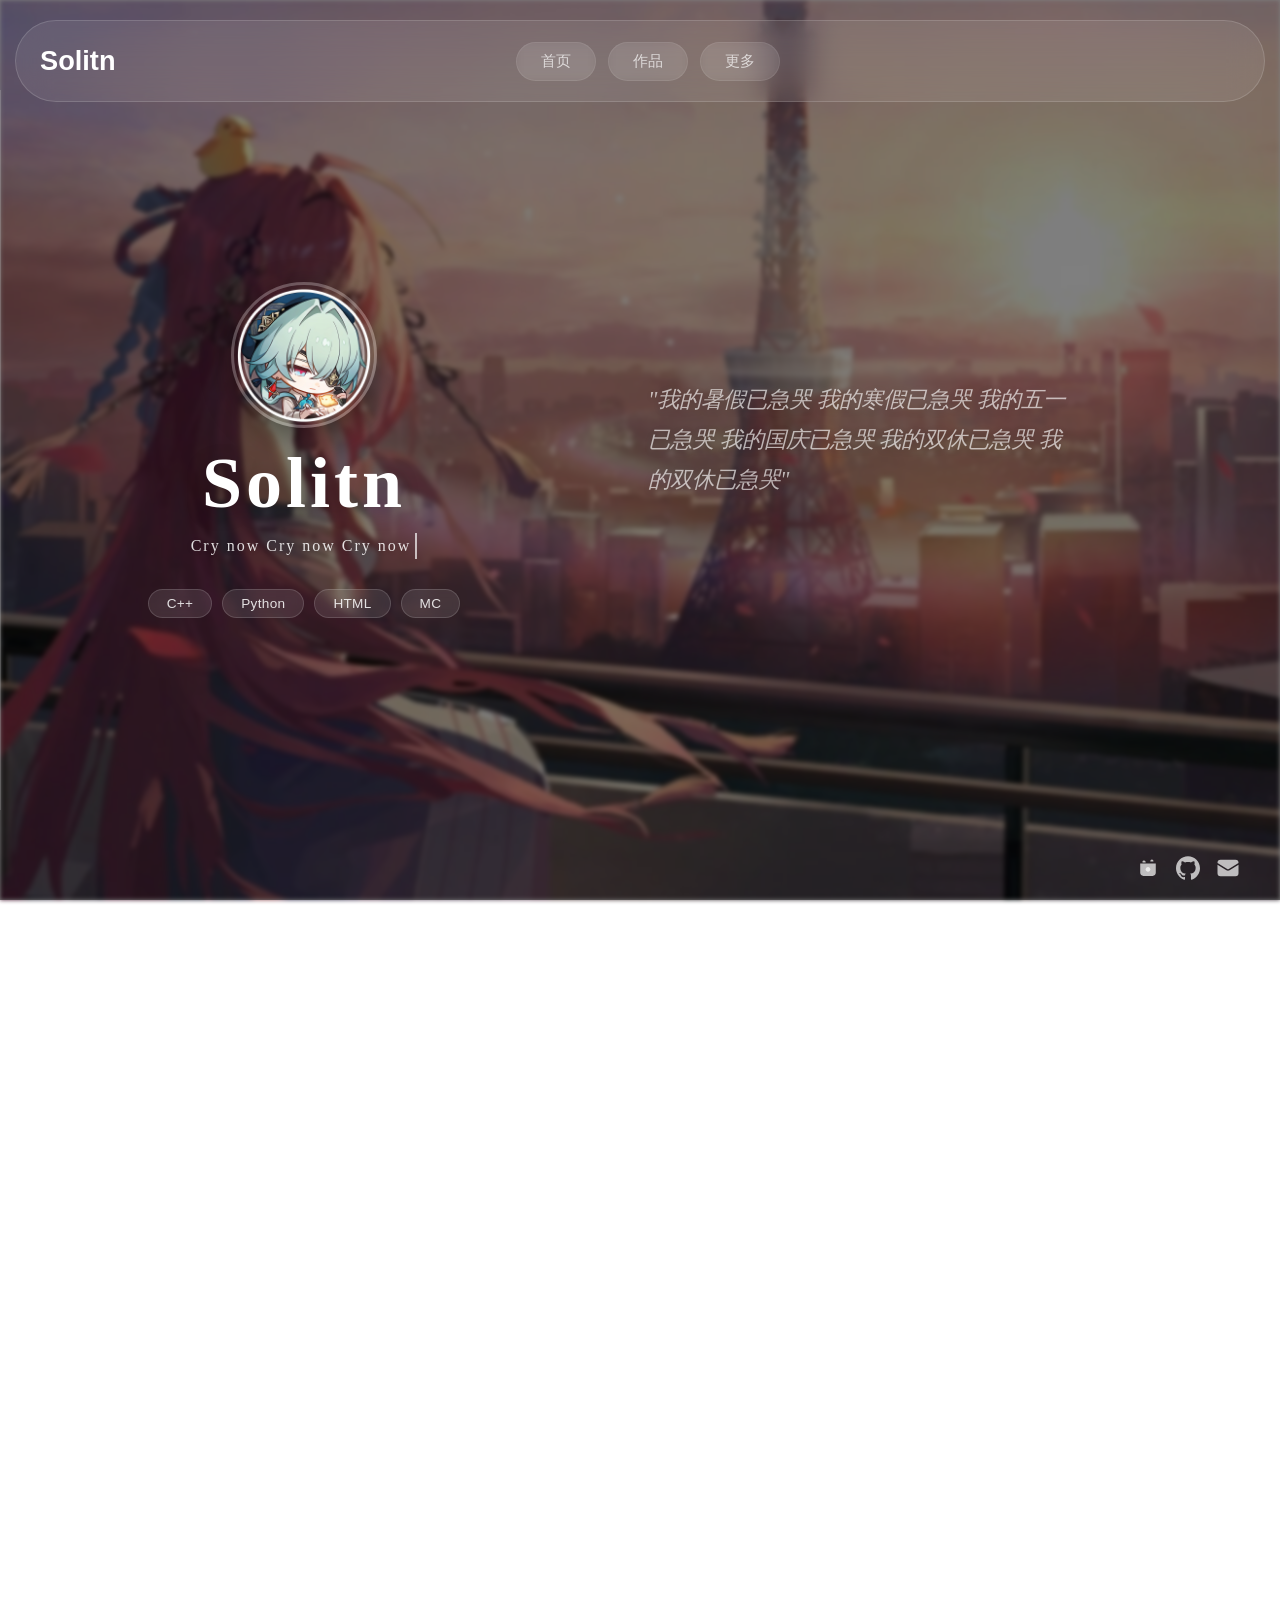
<file: main.html>
<!DOCTYPE html>
<html lang="en">
<head>
    <meta charset="UTF-8">
    <meta name="viewport" content="width=device-width, initial-scale=1.0">
    <title>My Web Page</title>
    <script src="static/js/main.js" defer></script> <!-- Link to external JS file -->
    <script src="static/js/page2.js" defer></script> <!-- Link to external JS file -->
    <link rel="stylesheet" href="static/styles/style.css"> <!-- Link to external CSS file -->
    <link rel="stylesheet" href="static/styles/style2.css"> <!-- Link to external CSS file -->
</head>
<body>
    <div id="bg">
        <div id="bg_image"></div>
        <div id="bg_overlay"></div>
    </div>
    <div id="header">
        <div id="header_name">Solitn</div>
        <nav id="navBar">
            <button class="nav-btn" onclick="showPage('page1')">首页</button>
            <button class="nav-btn" onclick="showPage('page2')">作品</button>
            <button class="nav-btn" onclick="showPage('page3')">更多</button>
        </nav>
        <div class="header-spacer"></div> 
    </div>
    <div id="content">
        <div id="page1" class="page">
            <div id="page1_container">
                <!-- 左栏 -->
                <div id="page1_left">
                    <img id="page1_avatar" src="static/media/avatar/avatar.webp" alt="头像">
                    <h2 id="page1_big_name">Solitn</h2>
                    <p id="page1_bio"></p>
                    <div id="page1_skills">
                        <span class="skill-tag">C++</span>
                        <span class="skill-tag">Python</span>
                        <span class="skill-tag">HTML</span>
                        <span class="skill-tag">MC</span>
                    </div>
                </div>
                <!-- 右栏 -->
                <div id="page1_right">
                    <p id="page1_quote">"我的暑假已急哭 我的寒假已急哭 我的五一已急哭 我的国庆已急哭 我的双休已急哭 我的双休已急哭"</p>
                </div>
                    <div id="page1_social">
                        <a href="https://space.bilibili.com/3632299019077665" target="_blank" rel="noopener noreferrer" class="social-link" aria-label="B站">
                            <svg class="social-icon" viewBox="0 0 24 24" width="24" height="24" fill="currentColor">
                                <path d="M6.549 5.013A1.557 1.557 0 0 1 8.106 4.52a1.557 1.557 0 0 1 1.557 1.557v.493h-3.114v-.493zm7.788 0a1.557 1.557 0 0 1 1.557-1.557 1.557 1.557 0 0 1 1.557 1.557v.493h-3.114v-.493zM4.22 7.528h15.56v9.334c0 1.72-1.394 3.114-3.114 3.114H7.334c-1.72 0-3.114-1.394-3.114-3.114V7.528z"/>
                                <path d="M12 11.015c-1.287 0-2.332 1.045-2.332 2.332 0 1.287 1.045 2.332 2.332 2.332s2.332-1.045 2.332-2.332c0-1.287-1.045-2.332-2.332-2.332z"/>
                            </svg>
                        </a>
                        <a href="https://github.com/Solitn" target="_blank" rel="noopener noreferrer" class="social-link" aria-label="GitHub">
                            <svg class="social-icon" viewBox="0 0 24 24" width="24" height="24" fill="currentColor">
                                <path d="M12 .297c-6.63 0-12 5.373-12 12 0 5.303 3.438 9.8 8.205 11.385.6.113.82-.258.82-.577 0-.285-.01-1.04-.015-2.04-3.338.724-4.042-1.61-4.042-1.61C4.422 18.07 3.633 17.7 3.633 17.7c-1.087-.744.084-.729.084-.729 1.205.084 1.838 1.236 1.838 1.236 1.07 1.835 2.809 1.305 3.495.998.108-.776.417-1.305.76-1.605-2.665-.3-5.466-1.332-5.466-5.93 0-1.31.468-2.38 1.235-3.22-.123-.3-.535-1.52.117-3.16 0 0 1.008-.322 3.3 1.23.96-.267 1.98-.399 3-.399s2.04.132 3 .399c2.292-1.552 3.3-1.23 3.3-1.23.653 1.64.24 2.86.118 3.16.768.84 1.233 1.91 1.233 3.22 0 4.61-2.804 5.62-5.476 5.92.43.37.824 1.102.824 2.22 0 1.602-.015 2.894-.015 3.287 0 .322.216.694.825.57C20.565 22.092 24 17.592 24 12.297c0-6.627-5.373-12-12-12"/>
                            </svg>
                        </a>
                        <a href="https://mail.163.com/?to=solitn@163.com" target="_blank" rel="noopener noreferrer" class="social-link" aria-label="邮箱">
                            <svg class="social-icon" viewBox="0 0 24 24" width="24" height="24" fill="currentColor">
                                <path d="M1.5 8.67v8.58a3 3 0 0 0 3 3h15a3 3 0 0 0 3-3V8.67l-8.928 5.493a3 3 0 0 1-3.144 0L1.5 8.67z"/>
                                <path d="M22.5 6.908V6.75a3 3 0 0 0-3-3h-15a3 3 0 0 0-3 3v.158l9.714 5.978a1.5 1.5 0 0 0 1.572 0L22.5 6.908z"/>
                            </svg>
                        </a>
                    </div>
            </div>
        </div>
    <div id="page2" class="page">
        <div id="page2_container">
            <div id="page2-works-wrapper">
                <div id="page2-works-scroll">
                    <div id="page2-works"></div>
                </div>
            </div>
        </div>
    </div>
        <div id="page3" class="page">
        </div>
    </div>
</body>
</html>
</file>
<file: static/styles/style.css>
body {
    margin: 0;
    padding: 0;
    font-family: Arial, sans-serif;
    overflow-x: hidden;
    overflow-y: hidden;
}

#bg {
    position: fixed;
    top: 0;
    left: 0;
    width: 100%;
    height: 100vh;
    z-index: -1;
}

#bg_image {
    background-image: url('../media/bgs/bg1.webp');
    filter: blur(2px);
    background-size: cover;
    background-position: center;
    background-repeat: no-repeat;
    background-attachment: fixed;
    width: 100%;
    height: 100vh;
}

#bg_overlay {
    position: absolute;
    top: 0;
    left: 0;
    width: 100%;
    height: 100vh;
    background: rgba(0, 0, 0, 0.5);
}

#header {
    position: fixed;
    top: 20px;
    left: 50%;
    height: 60px;
    transform: translateX(-50%);
    width: calc(100% - 40px);
    max-width: 1200px;
    padding: 10px 24px;
    background: rgba(255, 255, 255, 0.08);
    backdrop-filter: blur(16px);
    border-radius: 60px;
    border: 1px solid rgba(255, 255, 255, 0.15);
    display: flex;
    align-items: center;
    justify-content: space-between;
    z-index: 10;
}

#header_name {
    font-size: 1.7rem;
    font-weight: 600;
    color: #fff;
    white-space: nowrap;
}

#navBar {
    display: flex;
    gap: 12px;
    justify-content: center;
    flex: 1;
    margin: 0 20px;
}

.nav-btn {
    padding: 8px 24px;
    border-radius: 40px;
    border: 1px solid rgba(255, 255, 255, 0.08);
    background: rgba(255, 255, 255, 0.06);
    backdrop-filter: blur(4px);
    color: rgba(255, 255, 255, 0.7);
    font-size: 0.95rem;
    font-weight: 500;
    cursor: pointer;
    transition: all 0.25s ease;
    white-space: nowrap;
}

.nav-btn:hover {
    background: rgba(255, 255, 255, 0.18);
    color: #fff;
    border-color: rgba(255, 255, 255, 0.3);
    transform: translateY(-1px);
}

.header-spacer {
    width: 60px;
}

@media (max-width: 600px) {
    #header {
        flex-wrap: wrap;
        padding: 12px 16px;
        border-radius: 28px;
    }
    #navBar {
        flex: 0 0 100%;
        order: 3;
        margin: 6px 0 0;
        gap: 6px;
    }
    .nav-btn {
        padding: 6px 14px;
        font-size: 0.8rem;
    }
    .header-spacer {
        display: none;
    }
}

.page {
    display: none;
}
.page.active {
    display: block;
}

/* ===== 首页 ===== */
#page1 {
    display: flex;
    align-items: stretch;
    justify-content: center;
    min-height: 100vh;
    color: #fff;
    padding: 20px;
    box-sizing: border-box;
}

#page1_container {
    display: flex;
    align-items: stretch;
    justify-content: center;
    max-width: 1200px;
    width: 100%;
    gap: 60px;
    flex-wrap: wrap;
}

#page1_left {
    top:100px;
    flex: 1 1 300px;
    text-align: center;
    display: flex;
    flex-direction: column;
    align-items: center;
    justify-content: center;
}

#page1_avatar {
    width: 140px;
    height: 140px;
    border-radius: 50%;
    object-fit: cover;
    border: 3px solid rgba(255, 255, 255, 0.25);
    box-shadow: 0 8px 30px rgba(0, 0, 0, 0.4);
    margin-bottom: 16px;
}

#page1_name {
    font-size: 2rem;
    font-weight: 600;
    margin: 0 0 8px 0;
    letter-spacing: 2px;
    text-shadow: 0 2px 12px rgba(0, 0, 0, 0.3);
}

#page1_bio {
    font-size: 1rem;
    opacity: 0.85;
    line-height: 1.6;
    margin: 0 auto 20px auto;
    max-width: 400px;
    display: inline-block;
    border-right: 2px solid rgba(255, 255, 255, 0.8);
    padding-right: 4px;
    animation: blink 0.8s step-end infinite;
    text-shadow: 0 1px 6px rgba(0, 0, 0, 0.2);
    font-family: 'Georgia', 'Times New Roman', serif;
    letter-spacing: 2px;
}

@keyframes blink {
    50% { border-color: transparent; }
}

#page1_skills {
    display: flex;
    flex-wrap: wrap;
    gap: 10px;
    justify-content: center;
    margin-top: 10px;
}

.skill-tag {
    padding: 6px 18px;
    border-radius: 30px;
    background: rgba(255, 255, 255, 0.10);
    backdrop-filter: blur(4px);
    border: 1px solid rgba(255, 255, 255, 0.15);
    color: rgba(255, 255, 255, 0.85);
    font-size: 0.85rem;
    font-weight: 500;
    letter-spacing: 0.3px;
    transition: all 0.2s ease;
    user-select: none;
}
.skill-tag:hover {
    background: rgba(255, 255, 255, 0.20);
    color: #fff;
}

#page1_right {
    top:100px;
    flex: 1 1 200px;
    padding-left: 20px;
    display: flex;
    flex-direction: column;
    justify-content: center;
}

#page1_right::before {
    content: '';
    position: absolute;
    left: 0;
    top: 50%;
    transform: translateY(-50%);
    width: 1px;
    height: 80%;          /* 调整为所需高度，80% 较适中 */
    background: rgba(255, 255, 255, 0.15);
}

#page1_big_name {
    font-family: 'Georgia', 'Times New Roman', serif;
    font-size: 4.5rem;
    font-weight: 700;
    margin: 0 0 10px 0;
    letter-spacing: 4px;
    color: #fff;
    text-shadow: 0 4px 20px rgba(0, 0, 0, 0.3);
    line-height: 1.1;
}

#page1_quote {
    font-family: '华文行楷', 'STXingkai', '华文楷体', 'STKaiti', '楷体', 'KaiTi', serif;
    font-size: 1.4rem;
    font-style: italic;
    opacity: 0.75;
    line-height: 1.8;
    margin: 0 0 20px 0;
    color: rgba(255, 255, 255, 0.85);
    text-shadow: 0 2px 10px rgba(0, 0, 0, 0.2);
}

#page1_social {
    display: flex;
    flex-wrap: wrap;
    gap: 16px;
    margin-top: auto;
    justify-content: flex-start;
}

.social-link {
    display: inline-flex;
    align-items: center;
    justify-content: center;
    color: rgba(255, 255, 255, 0.7);
    text-decoration: none;
    transition: color 0.25s ease;
    background: none;
    border: none;
    padding: 0;
    border-radius: 0;
    width: auto;
    height: auto;
}
.social-link:hover {
    color: #fff;
}

/* 移动端适配 */
@media (max-width: 768px) {
    #page1_container {
        flex-direction: column;
        gap: 40px;
    }
    #page1_right {
        border-left: none;
        padding-left: 0;
        text-align: center;
        align-items: center;
    }
    #page1_social {
        justify-content: center;
    }
    #page1_big_name {
        font-size: 3.2rem;
    }
    #page1_quote {
        font-size: 1.2rem;
    }
    #page1_avatar {
        width: 120px;
        height: 120px;
    }
    #page1_name {
        font-size: 1.7rem;
    }
    #page1_bio {
        font-size: 0.95rem;
        max-width: 90%;
    }
}

@media (max-width: 480px) {
    #page1_big_name {
        font-size: 2.6rem;
    }
    #page1_quote {
        font-size: 1.0rem;
    }
    .skill-tag {
        font-size: 0.75rem;
        padding: 4px 14px;
    }
}
/* ===== 更精致的滚动条 ===== */

/* 纵向滚动条（#page2-works-scroll） */
#page2-works-scroll::-webkit-scrollbar {
    width: 4px;                 /* 更细，不抢眼 */
}

#page2-works-scroll::-webkit-scrollbar-track {
    background: transparent;    /* 完全透明轨道 */
}

#page2-works-scroll::-webkit-scrollbar-thumb {
    background: rgba(255, 255, 255, 0.25);  /* 半透明白色，更柔和 */
    border-radius: 20px;
    transition: background 0.3s ease;
}

#page2-works-scroll::-webkit-scrollbar-thumb:hover {
    background: rgba(255, 255, 255, 0.45);  /* 悬停变亮 */
}

/* 横向滚动条（.work-area） */
.work-area::-webkit-scrollbar {
    height: 4px;                /* 更细 */
}

.work-area::-webkit-scrollbar-track {
    background: transparent;
}

.work-area::-webkit-scrollbar-thumb {
    background: rgba(255, 255, 255, 0.25);
    border-radius: 20px;
    transition: background 0.3s ease;
}

.work-area::-webkit-scrollbar-thumb:hover {
    background: rgba(255, 255, 255, 0.45);
}
</file>
<file: static/styles/style2.css>
#page2 {
    margin-top: 100px;
    height: calc(100vh - 100px);
    overflow: hidden;
    display: flex;
    flex-direction: column;
    padding: 20px 20px 0;
    box-sizing: border-box;
    color: #fff;
}

#page2_container {
    flex: 1;
    display: flex;
    flex-direction: column;
    overflow: hidden;          /* 关键：防止子元素撑大父容器 */
    max-width: 1200px;
    width: 100%;
    margin: 0 auto;
}

/* 快捷入口 - 固定不滚动 */
#page2_quicklinks {
    flex-shrink: 0;
    display: flex;
    flex-wrap: wrap;
    gap: 16px;
    justify-content: center;
    margin-bottom: 20px;
}

.quick-link {
    padding: 10px 28px;
    border-radius: 40px;
    background: rgba(255, 255, 255, 0.08);
    backdrop-filter: blur(8px);
    border: 1px solid rgba(255, 255, 255, 0.15);
    color: rgba(255, 255, 255, 0.9);
    font-size: 1rem;
    font-weight: 500;
    text-decoration: none;
    transition: all 0.25s ease;
    letter-spacing: 0.5px;
}
.quick-link:hover {
    background: rgba(255, 255, 255, 0.20);
    transform: translateY(-2px);
    border-color: rgba(255, 255, 255, 0.3);
}

/* ---------- 作品滚动区 ---------- */
#page2-works-wrapper {
    flex: 1;
    min-height: 0;            /* 关键：允许收缩，让滚动生效 */
    overflow: hidden;
}

#page2-works-scroll {
    height: 100%;
    overflow-y: auto;
    overflow-x: visible;
    padding-right: 4px;       /* 为滚动条留出空间 */
}

#page2-works {
    display: flex;
    flex-direction: column;
    gap: 60px;
    padding-bottom: 20px;
}

.work-category h2 {
    font-size: 1.8rem;
    font-weight: 600;
    letter-spacing: 2px;
    margin-bottom: 16px;
    text-shadow: 0 2px 10px rgba(0,0,0,0.3);
    border-bottom: 1px solid rgba(255,255,255,0.1);
    padding-bottom: 8px;
}

.work-area {
    display: flex;
    flex-direction: row;
    align-items: stretch;
    gap: 20px;
    overflow-x: auto;
    overflow-y: visible;
    flex-wrap: nowrap;
    width: 100%;
    padding: 10px 4px 20px;
}

.work-card {
    flex: 0 0 280px;
    background: rgba(255, 255, 255, 0.06);
    backdrop-filter: blur(8px);
    border: 1px solid rgba(255, 255, 255, 0.10);
    border-radius: 20px;
    padding: 20px;
    transition: all 0.3s ease;
    text-decoration: none;
    color: #fff;
    display: flex;
    flex-direction: column;
    min-height: 160px;
}
.work-card:hover {
    background: rgba(255, 255, 255, 0.12);
    transform: translateY(-4px);
    border-color: rgba(255, 255, 255, 0.25);
    box-shadow: 0 12px 40px rgba(0,0,0,0.3);
}
.work-card .title {
    font-size: 1.2rem;
    font-weight: 600;
    margin-bottom: 6px;
}
.work-card .desc {
    font-size: 0.95rem;
    opacity: 0.75;
    line-height: 1.5;
    flex-grow: 1;
}
.work-card .tag {
    display: inline-block;
    margin-top: 12px;
    padding: 4px 14px;
    border-radius: 30px;
    background: rgba(255,255,255,0.08);
    font-size: 0.75rem;
    letter-spacing: 0.5px;
    align-self: flex-start;
}


/* ---------- 移动端适配 ---------- */
@media (max-width: 768px) {
    #page2 {
        margin-top: 80px;
        height: calc(100vh - 80px);
        padding: 10px 10px 0;
    }
    .work-card {
        flex: 0 0 220px;
        min-height: 140px;
        padding: 16px;
    }
    .work-area {
        gap: 12px;
        padding: 10px 0 16px;
    }
    .work-category h2 {
        font-size: 1.4rem;
    }
}
</file>
<file: static/styles/style3.css>
/* ===== page3 主容器 ===== */
#page3 {
    margin-top: 100px;
    height: calc(100vh - 100px);
    overflow-y: overlay;
    overflow-x: hidden;
    padding: 20px 8px 40px 20px;
    box-sizing: border-box;
    scrollbar-gutter: stable;
}

#page3_container {
    max-width: 1000px;
    width: 100%;
    min-height: calc(100% - 40px);
    margin: 0 auto;
    display: flex;
    flex-direction: column;
    gap: 28px;
}

/* ===== 倒计时小部件 ===== */
#countdown-widget {
    background: rgba(255, 255, 255, 0.05);
    backdrop-filter: blur(12px);
    -webkit-backdrop-filter: blur(12px);
    border: 1px solid rgba(255, 255, 255, 0.08);
    border-radius: 24px;
    padding: 22px 30px 26px;
    text-align: center;
    color: #fff;
    box-shadow: 0 8px 32px rgba(0, 0, 0, 0.2);
    flex-shrink: 0;
}

#countdown-widget h2 {
    font-size: 1.2rem;
    font-weight: 400;
    letter-spacing: 2px;
    margin: 0 0 14px 0;
    opacity: 0.85;
    text-shadow: 0 2px 10px rgba(0, 0, 0, 0.2);
}

#countdown-display {
    display: flex;
    justify-content: center;
    gap: 14px;
    flex-wrap: wrap;
}

.countdown-item {
    display: flex;
    flex-direction: column;
    align-items: center;
}

.countdown-item span {
    font-size: 2.6rem;
    font-weight: 700;
    font-family: 'Georgia', 'Times New Roman', serif;
    line-height: 1.1;
    text-shadow: 0 4px 20px rgba(0, 0, 0, 0.3);
    background: rgba(255, 255, 255, 0.04);
    padding: 4px 12px;
    border-radius: 12px;
    min-width: 54px;
    border: 1px solid rgba(255, 255, 255, 0.05);
}

.countdown-item label {
    margin-top: 6px;
    font-size: 0.7rem;
    opacity: 0.5;
    letter-spacing: 2px;
    text-transform: uppercase;
}

.countdown-note {
    margin: 12px 0 0 0;
    font-size: 0.7rem;
    opacity: 0.35;
    letter-spacing: 1px;
}

/* ===== 横向一层 ===== */
#timeline-row {
    display: flex;
    gap: 24px;
    width: 100%;
    min-height: 340px;
    flex: 1;
}

/* ===== 历程模块（左侧） ===== */
#timeline-module {
    flex: 1.2;
    background: rgba(255, 255, 255, 0.04);
    backdrop-filter: blur(16px);
    -webkit-backdrop-filter: blur(16px);
    border: 1px solid rgba(255, 255, 255, 0.06);
    border-radius: 24px;
    padding: 22px 24px 26px;
    color: #fff;
    box-shadow: 0 8px 32px rgba(0, 0, 0, 0.15);
    overflow: hidden;
    display: flex;
    flex-direction: column;
}

#timeline-module h2 {
    font-size: 1.1rem;
    font-weight: 400;
    letter-spacing: 2px;
    margin: 0 0 14px 0;
    opacity: 0.85;
    text-shadow: 0 2px 10px rgba(0, 0, 0, 0.2);
    flex-shrink: 0;
}

#timeline-container {
    flex: 1;
    overflow-y: auto;
    display: flex;
    flex-direction: column;
    gap: 2px;
    padding-right: 6px;
}

/* ===== 历程时间线条目 ===== */
.timeline-item {
    display: flex;
    align-items: stretch;
    gap: 14px;
    padding: 5px 0;
    position: relative;
}

.timeline-left {
    display: flex;
    flex-direction: column;
    align-items: center;
    flex-shrink: 0;
    width: 64px;
}

.timeline-date {
    font-size: 0.7rem;
    font-weight: 500;
    color: rgba(255, 255, 255, 0.5);
    letter-spacing: 0.3px;
    white-space: nowrap;
    padding-top: 2px;
}

.timeline-line-wrapper {
    display: flex;
    flex-direction: column;
    align-items: center;
    flex: 1;
    min-height: 16px;
    margin-top: 2px;
}

.timeline-dot {
    width: 8px;
    height: 8px;
    border-radius: 50%;
    background: rgba(255, 255, 255, 0.2);
    border: 2px solid rgba(255, 255, 255, 0.08);
    flex-shrink: 0;
    z-index: 1;
    transition: all 0.3s ease;
}

.timeline-item.active .timeline-dot {
    background: rgba(100, 200, 255, 0.5);
    border-color: rgba(100, 200, 255, 0.2);
    box-shadow: 0 0 16px rgba(100, 200, 255, 0.1);
}

.timeline-line {
    width: 2px;
    flex: 1;
    background: linear-gradient(to bottom, rgba(255, 255, 255, 0.06), rgba(255, 255, 255, 0.01));
    min-height: 10px;
}

.timeline-item:last-child .timeline-line {
    display: none;
}

.timeline-content {
    flex: 1;
    padding: 1px 0 4px 0;
}

.timeline-title {
    font-size: 0.9rem;
    font-weight: 500;
    color: rgba(255, 255, 255, 0.9);
    margin-bottom: 1px;
}

.timeline-desc {
    font-size: 0.78rem;
    color: rgba(255, 255, 255, 0.4);
    line-height: 1.4;
}

/* ===== 历程滚动条 ===== */
#timeline-container::-webkit-scrollbar {
    width: 3px;
}
#timeline-container::-webkit-scrollbar-track {
    background: transparent;
}
#timeline-container::-webkit-scrollbar-thumb {
    background: rgba(255, 255, 255, 0.15);
    border-radius: 20px;
}
#timeline-container::-webkit-scrollbar-thumb:hover {
    background: rgba(255, 255, 255, 0.3);
}

/* ===== 右侧预留区 ===== */
#timeline-right {
    flex: 0.8;
    background: rgba(255, 255, 255, 0.04);
    backdrop-filter: blur(16px);
    -webkit-backdrop-filter: blur(16px);
    border: 1px dashed rgba(255, 255, 255, 0.06);
    border-radius: 24px;
    display: flex;
    align-items: center;
    justify-content: center;
    color: rgba(255, 255, 255, 0.15);
    font-size: 0.9rem;
    letter-spacing: 1px;
    min-height: 320px;
}

@media (max-width: 768px) {
    #page3 {
        margin-top: 80px;
        height: calc(100vh - 80px);
        padding: 12px 6px 30px 12px;
    }
    #page3_container {
        gap: 18px;
        min-height: calc(100% - 30px);
    }
    #countdown-widget {
        padding: 16px 16px 20px;
        border-radius: 18px;
    }
    #countdown-widget h2 {
        font-size: 1rem;
        margin-bottom: 10px;
    }
    .countdown-item span {
        font-size: 2.0rem;
        min-width: 42px;
        padding: 4px 8px;
    }
    .countdown-item label {
        font-size: 0.6rem;
    }
    #countdown-display {
        gap: 10px;
    }

    #timeline-row {
        flex-direction: column;
        gap: 14px;
        min-height: auto;
        flex: 1;
    }
    #timeline-module {
        flex: 1;
        padding: 16px 14px 20px;
        border-radius: 18px;
        min-height: 260px;
    }
    #timeline-module h2 {
        font-size: 1rem;
        margin-bottom: 10px;
    }
    #timeline-right {
        flex: 1;
        min-height: 60px;
        border-radius: 18px;
        font-size: 0.8rem;
    }
    .timeline-left {
        width: 52px;
    }
    .timeline-date {
        font-size: 0.6rem;
    }
    .timeline-dot {
        width: 7px;
        height: 7px;
    }
    .timeline-title {
        font-size: 0.85rem;
    }
    .timeline-desc {
        font-size: 0.7rem;
    }
}

@media (max-width: 480px) {
    #page3 {
        padding: 8px 4px 20px 8px;
    }
    #page3_container {
        gap: 12px;
    }
    #countdown-widget {
        padding: 12px 10px 16px;
    }
    #countdown-widget h2 {
        font-size: 0.85rem;
    }
    .countdown-item span {
        font-size: 1.6rem;
        min-width: 36px;
        padding: 2px 6px;
    }
    #timeline-module {
        padding: 12px 10px 16px;
        min-height: 200px;
    }
    .timeline-left {
        width: 44px;
    }
    .timeline-date {
        font-size: 0.55rem;
    }
    .timeline-title {
        font-size: 0.8rem;
    }
    .timeline-desc {
        font-size: 0.65rem;
    }
    #timeline-right {
        min-height: 40px;
        font-size: 0.7rem;
    }
}
/* ===== 右侧导航区 ===== */
#timeline-right {
    flex: 0.8;
    background: rgba(255, 255, 255, 0.04);
    backdrop-filter: blur(16px);
    -webkit-backdrop-filter: blur(16px);
    border: 1px solid rgba(255, 255, 255, 0.06);
    border-radius: 24px;
    padding: 22px 20px 26px;
    color: #fff;
    box-shadow: 0 8px 32px rgba(0, 0, 0, 0.15);
    display: flex;
    flex-direction: column;
    justify-content: flex-start;  /* 从顶部开始 */
    align-items: stretch;          /* 子元素宽度填满 */
    min-height: 320px;
    overflow-y: auto;              /* 内容过多可滚动 */
}

/* 链接容器 */
.links-container {
    width: 100%;                  /* 占满父容器宽度 */
    display: flex;
    flex-direction: column;
    flex: 1;                      /* 撑满剩余高度 */
}

#timeline-right h3 {
    font-size: 1rem;
    font-weight: 400;
    letter-spacing: 2px;
    margin: 0 0 16px 0;
    opacity: 0.7;
    text-shadow: 0 2px 10px rgba(0, 0, 0, 0.2);
    border-bottom: 1px solid rgba(255, 255, 255, 0.06);
    padding-bottom: 10px;
    flex-shrink: 0;
}

.links-list {
    list-style: none;
    padding: 0;
    margin: 0;
    display: flex;
    flex-direction: column;
    gap: 6px;
    width: 100%;                 /* 占满宽度 */
    flex: 1;                     /* 撑满剩余高度，让项目从顶部开始排列 */
}

.link-item {
    width: 100%;                 /* 横向占满 */
    border-radius: 12px;
    transition: background 0.2s ease;
}

.link-item a {
    display: flex;
    flex-direction: column;
    padding: 10px 14px;
    text-decoration: none;
    color: rgba(255, 255, 255, 0.7);
    border-radius: 12px;
    transition: all 0.25s ease;
    background: rgba(255, 255, 255, 0.02);
    border: 1px solid rgba(255, 255, 255, 0.03);
    width: 100%;                 /* 填满父容器宽度 */
    box-sizing: border-box;
}

.link-item a:hover {
    background: rgba(255, 255, 255, 0.08);
    color: #fff;
    border-color: rgba(255, 255, 255, 0.12);
    transform: translateX(4px);
}

.link-title {
    font-size: 0.95rem;
    font-weight: 500;
}

.link-desc {
    font-size: 0.7rem;
    opacity: 0.4;
    margin-top: 2px;
}

/* 右侧滚动条样式 */
#timeline-right::-webkit-scrollbar {
    width: 3px;
}
#timeline-right::-webkit-scrollbar-track {
    background: transparent;
}
#timeline-right::-webkit-scrollbar-thumb {
    background: rgba(255, 255, 255, 0.15);
    border-radius: 20px;
}
#timeline-right::-webkit-scrollbar-thumb:hover {
    background: rgba(255, 255, 255, 0.3);
}
</file>
